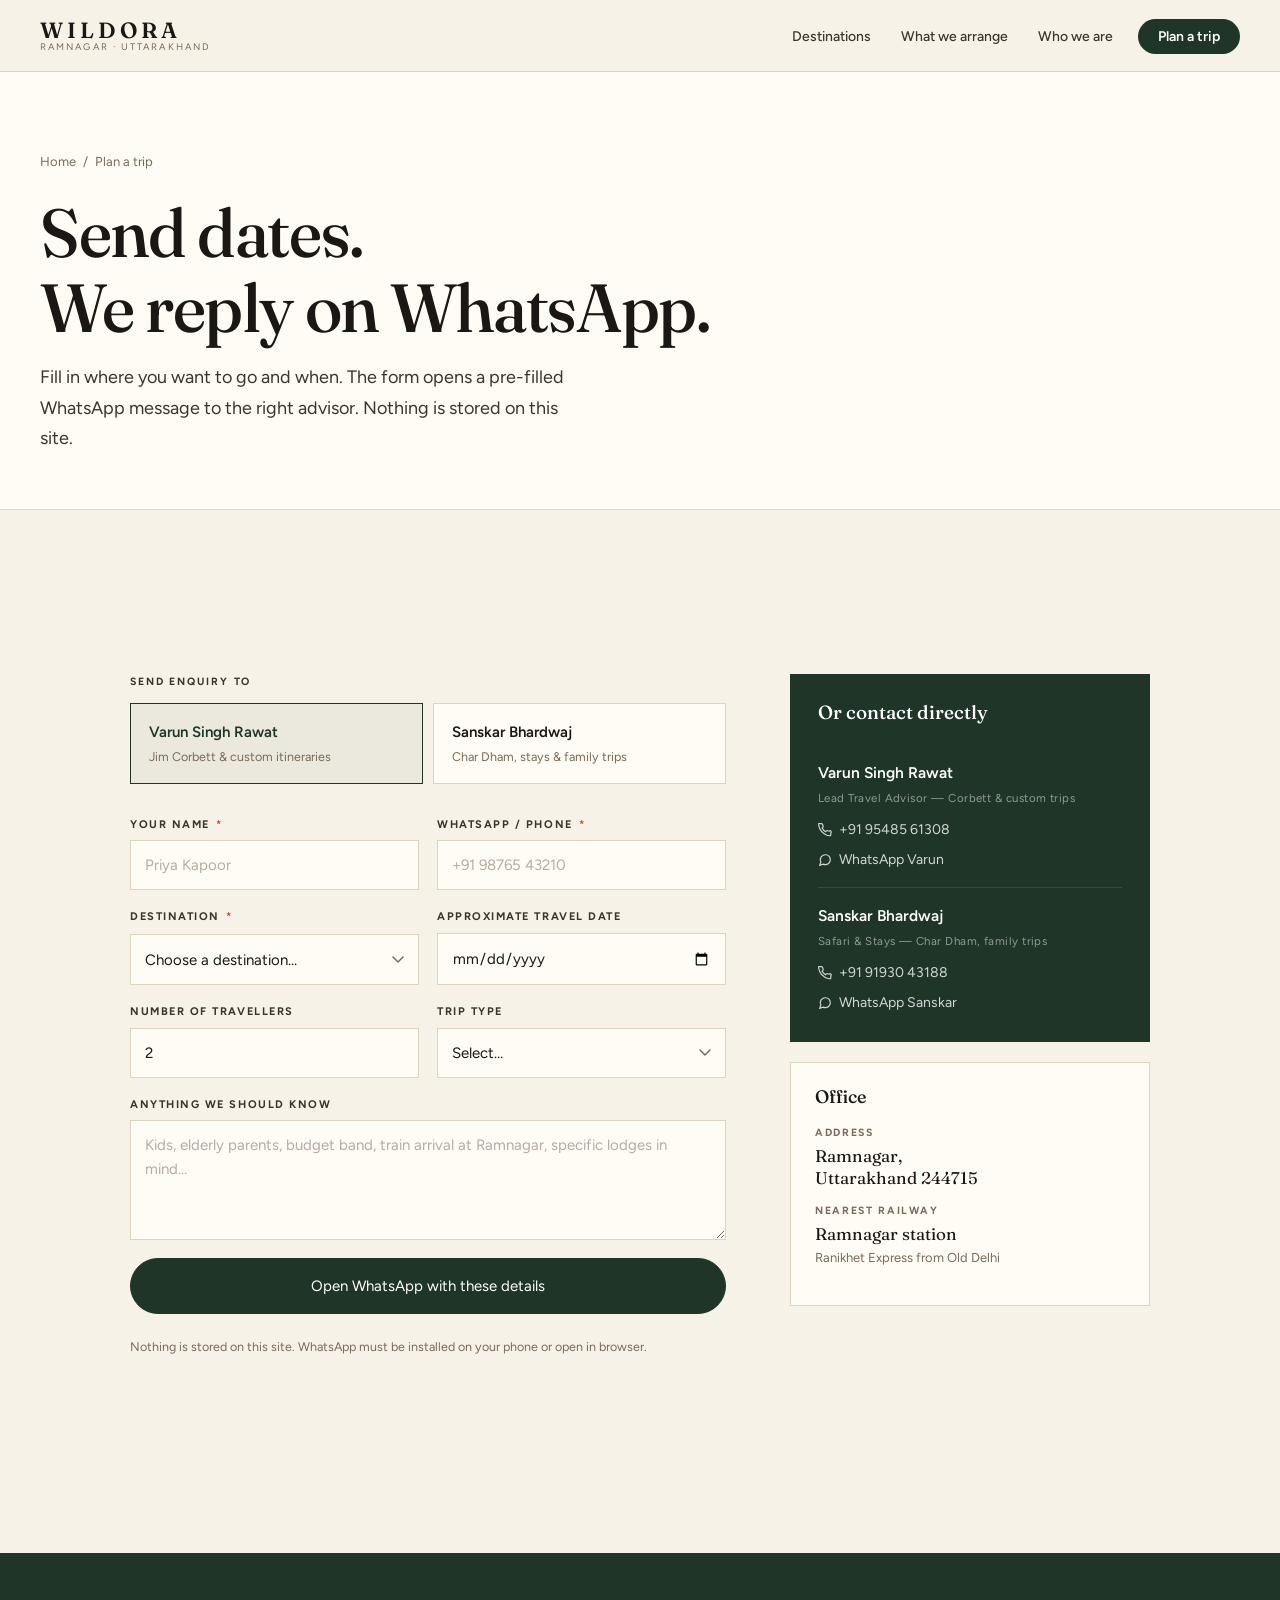
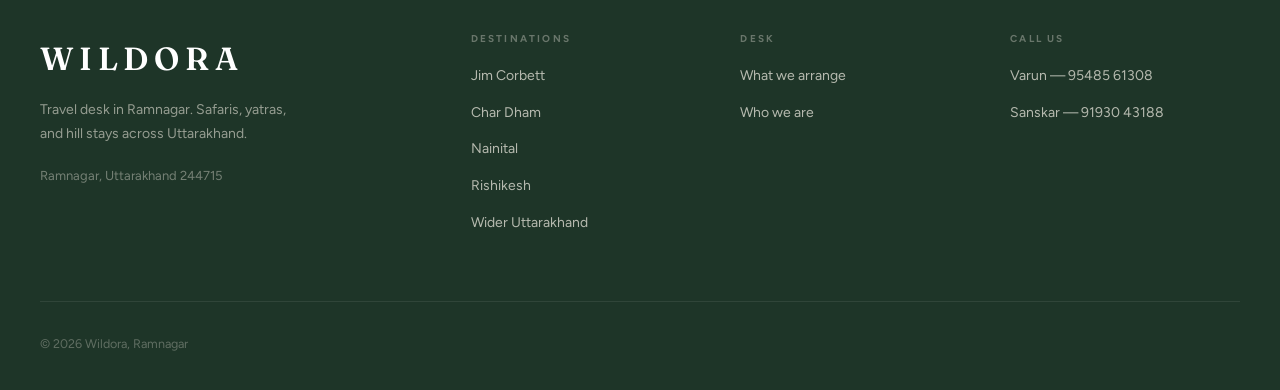
<file: enquire.html>
<!DOCTYPE html>
<html lang="en">
<head>
  <meta charset="UTF-8">
  <meta name="viewport" content="width=device-width, initial-scale=1.0">
  <title>Plan a trip — Wildora</title>
  <meta name="description" content="Send your travel dates to Wildora. We reply on WhatsApp with a plan. Jim Corbett, Char Dham, Nainital, Rishikesh, and wider Uttarakhand.">
  <link rel="preconnect" href="https://fonts.googleapis.com">
  <link rel="preconnect" href="https://fonts.gstatic.com" crossorigin>
  <link href="https://fonts.googleapis.com/css2?family=Figtree:wght@400;500;600;700&family=Fraunces:ital,opsz,wght@0,9..144,400;0,9..144,500;0,9..144,600;1,9..144,400;1,9..144,500&display=swap" rel="stylesheet">
  <link rel="stylesheet" href="css/style.css">
</head>
<body>
  <a class="skip" href="#main">Skip to content</a>
  <header class="nav">
    <div class="nav-inner">
      <a class="brand" href="index.html"><span class="brand-name">WILDORA</span><span class="brand-sub">Ramnagar · Uttarakhand</span></a>
      <button class="menu-btn" type="button" aria-expanded="false" aria-controls="nav-links"><svg width="16" height="12" viewBox="0 0 16 12" fill="none" aria-hidden="true"><rect width="16" height="1.8" rx="1" fill="currentColor"/><rect y="5.1" width="16" height="1.8" rx="1" fill="currentColor"/><rect y="10.2" width="16" height="1.8" rx="1" fill="currentColor"/></svg> Menu</button>
      <ul class="nav-links" id="nav-links">
        <li><a href="destinations.html">Destinations</a></li>
        <li><a href="services.html">What we arrange</a></li>
        <li><a href="about.html">Who we are</a></li>
        <li><a class="nav-cta" href="enquire.html" aria-current="page">Plan a trip</a></li>
      </ul>
    </div>
  </header>

  <main id="main">
    <div class="page-hero">
      <div class="page-hero-inner">
        <nav class="crumbs"><a href="index.html">Home</a> <span>/</span> <span>Plan a trip</span></nav>
        <h1>Send dates.<br>We reply on WhatsApp.</h1>
        <p class="lede">Fill in where you want to go and when. The form opens a pre-filled WhatsApp message to the right advisor. Nothing is stored on this site.</p>
      </div>
    </div>

    <section class="section">
      <div class="enquiry-layout">

        <div>
          <span class="form-section-label">Send enquiry to</span>
          <div class="advisor-toggle" role="radiogroup" aria-label="Choose advisor">
            <div class="adv-radio">
              <input type="radio" id="adv-varun" name="advisor" value="varun" checked>
              <label class="adv-label" for="adv-varun">
                <span class="adv-name">Varun Singh Rawat</span>
                <span class="adv-role">Jim Corbett &amp; custom itineraries</span>
              </label>
            </div>
            <div class="adv-radio">
              <input type="radio" id="adv-sanskar" name="advisor" value="sanskar">
              <label class="adv-label" for="adv-sanskar">
                <span class="adv-name">Sanskar Bhardwaj</span>
                <span class="adv-role">Char Dham, stays &amp; family trips</span>
              </label>
            </div>
          </div>

          <form id="enquiry-form" novalidate>
            <div class="form-row2">
              <div class="field">
                <label for="f-name">Your name <span class="req" aria-label="required">*</span></label>
                <input id="f-name" name="name" type="text" required autocomplete="name" placeholder="Priya Kapoor">
              </div>
              <div class="field">
                <label for="f-phone">WhatsApp / phone <span class="req" aria-label="required">*</span></label>
                <input id="f-phone" name="phone" type="tel" required autocomplete="tel" placeholder="+91 98765 43210">
              </div>
            </div>
            <div class="form-row2">
              <div class="field">
                <label for="f-dest">Destination <span class="req" aria-label="required">*</span></label>
                <select id="f-dest" name="destination" required>
                  <option value="">Choose a destination…</option>
                  <option value="Jim Corbett">Jim Corbett</option>
                  <option value="Char Dham">Char Dham</option>
                  <option value="Nainital">Nainital</option>
                  <option value="Rishikesh">Rishikesh</option>
                  <option value="Wider Uttarakhand (mixed circuit)">Wider Uttarakhand</option>
                  <option value="Custom / not sure yet">Custom / not sure yet</option>
                </select>
              </div>
              <div class="field">
                <label for="f-date">Approximate travel date</label>
                <input id="f-date" name="date" type="date">
              </div>
            </div>
            <div class="form-row2">
              <div class="field">
                <label for="f-people">Number of travellers</label>
                <input id="f-people" name="travellers" type="number" min="1" max="50" value="2">
              </div>
              <div class="field">
                <label for="f-type">Trip type</label>
                <select id="f-type" name="triptype">
                  <option value="">Select…</option>
                  <option>Safari</option>
                  <option>Pilgrimage (Char Dham)</option>
                  <option>Family holiday</option>
                  <option>Wildlife photography</option>
                  <option>Trekking</option>
                  <option>Mixed / weekend getaway</option>
                </select>
              </div>
            </div>
            <div class="field">
              <label for="f-notes">Anything we should know</label>
              <textarea id="f-notes" name="notes" placeholder="Kids, elderly parents, budget band, train arrival at Ramnagar, specific lodges in mind…"></textarea>
            </div>
            <button class="btn pine" type="submit" style="width:100%;justify-content:center;padding:15px 24px;font-size:15px;">Open WhatsApp with these details</button>
            <p class="form-note">Nothing is stored on this site. WhatsApp must be installed on your phone or open in browser.</p>
          </form>
        </div>

        <aside>
          <div class="direct-box">
            <h3>Or contact directly</h3>
            <div class="direct-person">
              <div class="direct-person-name">Varun Singh Rawat</div>
              <div class="direct-person-role">Lead Travel Advisor — Corbett &amp; custom trips</div>
              <div class="direct-links">
                <a class="direct-link" href="tel:+919548561308">
                  <svg width="14" height="14" viewBox="0 0 24 24" fill="none" stroke="currentColor" stroke-width="2" stroke-linecap="round" aria-hidden="true"><path d="M22 16.92v3a2 2 0 01-2.18 2 19.79 19.79 0 01-8.63-3.07A19.5 19.5 0 013.07 9.81 19.79 19.79 0 011 1.18 2 2 0 013 1h3a2 2 0 012 1.72c.127.96.361 1.903.7 2.81a2 2 0 01-.45 2.11L7.09 8.91a16 16 0 006 6l1.27-1.27a2 2 0 012.11-.45c.907.339 1.85.573 2.81.7A2 2 0 0122 16.92z"/></svg>
                  +91 95485 61308
                </a>
                <a class="direct-link" href="https://wa.me/919548561308?text=Hi%20Varun%2C%20I%27d%20like%20to%20plan%20a%20trip%20with%20Wildora.">
                  <svg width="14" height="14" viewBox="0 0 24 24" fill="none" stroke="currentColor" stroke-width="2" stroke-linecap="round" aria-hidden="true"><path d="M21 11.5a8.38 8.38 0 01-.9 3.8 8.5 8.5 0 01-7.6 4.7 8.38 8.38 0 01-3.8-.9L3 21l1.9-5.7a8.38 8.38 0 01-.9-3.8 8.5 8.5 0 014.7-7.6 8.38 8.38 0 013.8-.9h.5a8.48 8.48 0 018 8v.5z"/></svg>
                  WhatsApp Varun
                </a>
              </div>
            </div>
            <div class="direct-person">
              <div class="direct-person-name">Sanskar Bhardwaj</div>
              <div class="direct-person-role">Safari &amp; Stays — Char Dham, family trips</div>
              <div class="direct-links">
                <a class="direct-link" href="tel:+919193043188">
                  <svg width="14" height="14" viewBox="0 0 24 24" fill="none" stroke="currentColor" stroke-width="2" stroke-linecap="round" aria-hidden="true"><path d="M22 16.92v3a2 2 0 01-2.18 2 19.79 19.79 0 01-8.63-3.07A19.5 19.5 0 013.07 9.81 19.79 19.79 0 011 1.18 2 2 0 013 1h3a2 2 0 012 1.72c.127.96.361 1.903.7 2.81a2 2 0 01-.45 2.11L7.09 8.91a16 16 0 006 6l1.27-1.27a2 2 0 012.11-.45c.907.339 1.85.573 2.81.7A2 2 0 0122 16.92z"/></svg>
                  +91 91930 43188
                </a>
                <a class="direct-link" href="https://wa.me/919193043188?text=Hi%20Sanskar%2C%20I%27d%20like%20to%20plan%20a%20trip%20with%20Wildora.">
                  <svg width="14" height="14" viewBox="0 0 24 24" fill="none" stroke="currentColor" stroke-width="2" stroke-linecap="round" aria-hidden="true"><path d="M21 11.5a8.38 8.38 0 01-.9 3.8 8.5 8.5 0 01-7.6 4.7 8.38 8.38 0 01-3.8-.9L3 21l1.9-5.7a8.38 8.38 0 01-.9-3.8 8.5 8.5 0 014.7-7.6 8.38 8.38 0 013.8-.9h.5a8.48 8.48 0 018 8v.5z"/></svg>
                  WhatsApp Sanskar
                </a>
              </div>
            </div>
          </div>

          <div class="office-box">
            <h3>Office</h3>
            <dl>
              <dt>Address</dt>
              <dd>Ramnagar,<br>Uttarakhand 244715</dd>
              <dt>Nearest railway</dt>
              <dd>Ramnagar station<br><small style="font-family:var(--sans);font-size:13px;color:var(--ink-soft);">Ranikhet Express from Old Delhi</small></dd>
            </dl>
          </div>
        </aside>

      </div>
    </section>
  </main>

  <footer class="footer">
    <div class="footer-inner">
      <div class="footer-grid">
        <div class="footer-brand"><span class="footer-wordmark">WILDORA</span><p class="footer-tagline">Travel desk in Ramnagar. Safaris, yatras, and hill stays across Uttarakhand.</p><address class="footer-addr">Ramnagar, Uttarakhand 244715</address></div>
        <div class="footer-col"><h4>Destinations</h4><ul><li><a href="destinations/jim-corbett.html">Jim Corbett</a></li><li><a href="destinations/char-dham.html">Char Dham</a></li><li><a href="destinations/nainital.html">Nainital</a></li><li><a href="destinations/rishikesh.html">Rishikesh</a></li><li><a href="destinations/uttarakhand.html">Wider Uttarakhand</a></li></ul></div>
        <div class="footer-col"><h4>Desk</h4><ul><li><a href="services.html">What we arrange</a></li><li><a href="about.html">Who we are</a></li></ul></div>
        <div class="footer-col"><h4>Call us</h4><ul><li><a href="tel:+919548561308">Varun — 95485 61308</a></li><li><a href="tel:+919193043188">Sanskar — 91930 43188</a></li></ul></div>
      </div>
      <div class="footer-bottom"><span>© 2026 Wildora, Ramnagar</span></div>
    </div>
  </footer>
  <script src="js/main.js"></script>
</body>
</html>
</file>
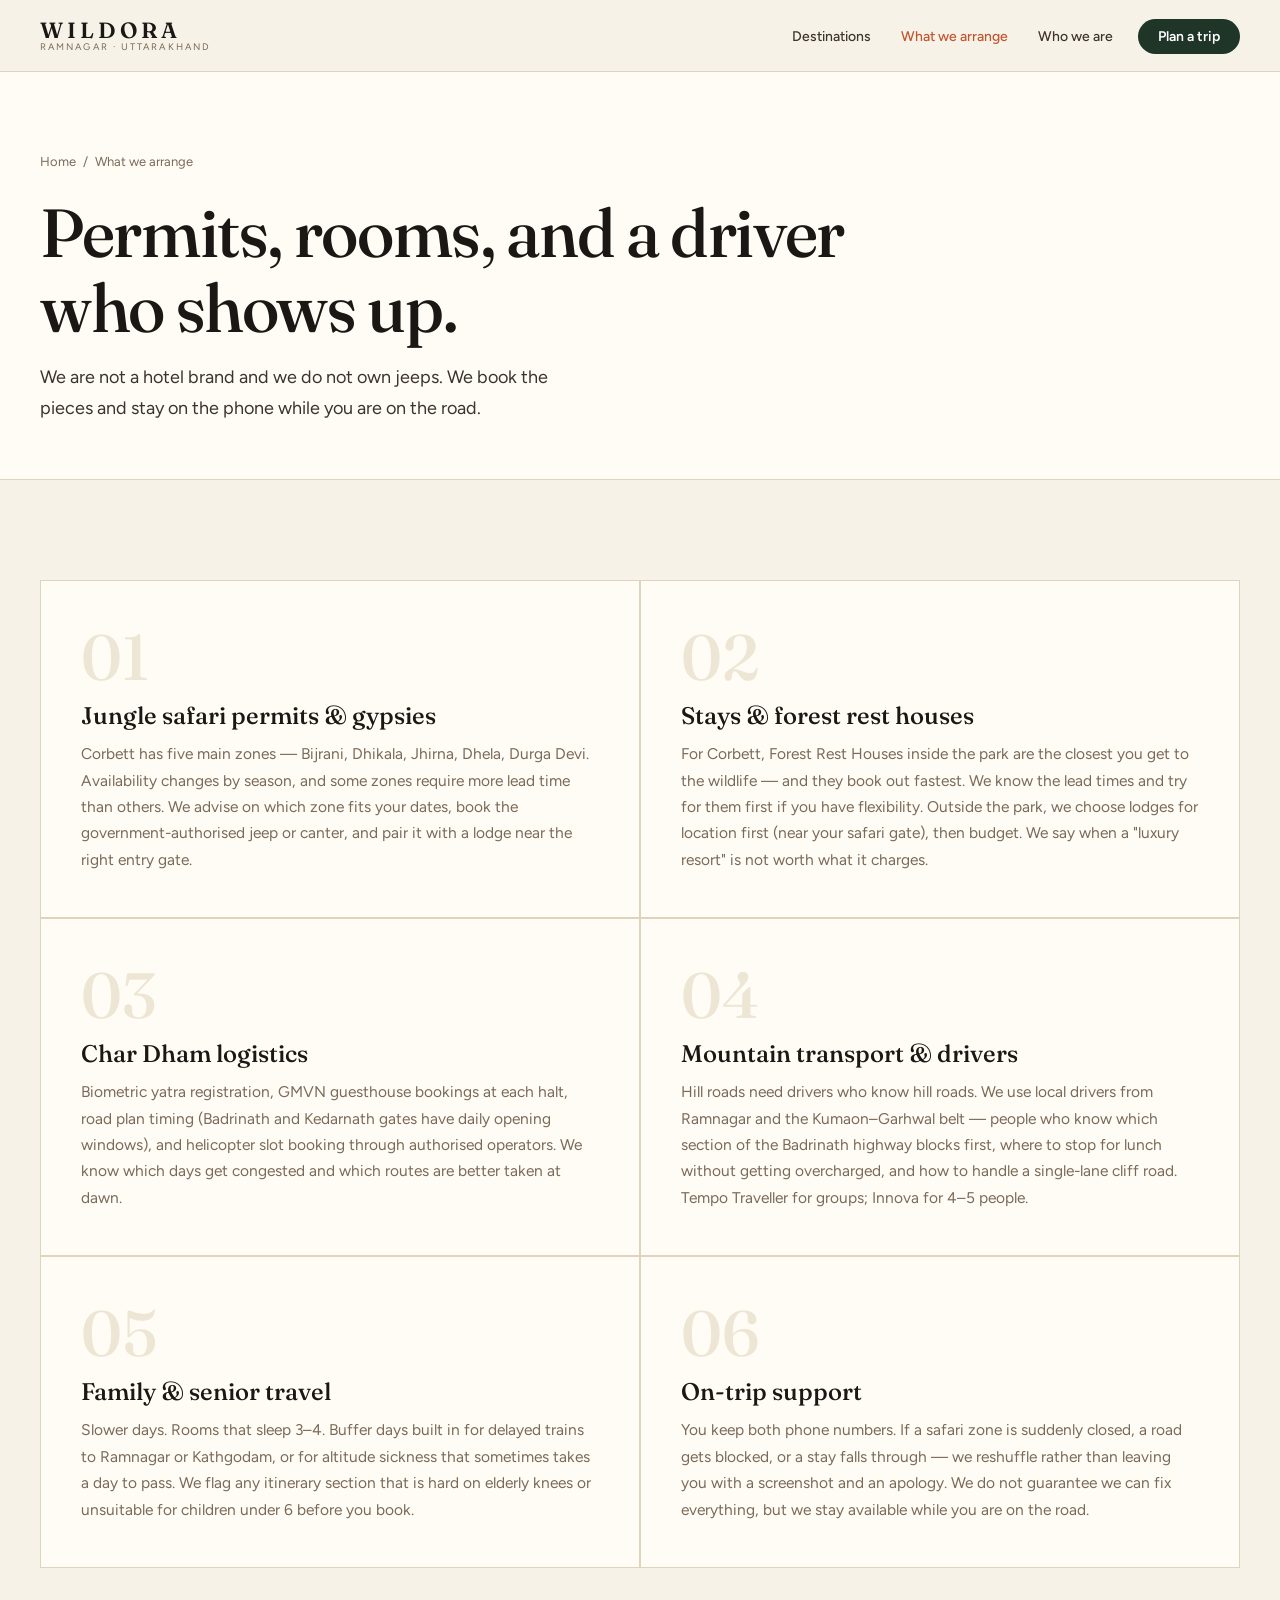
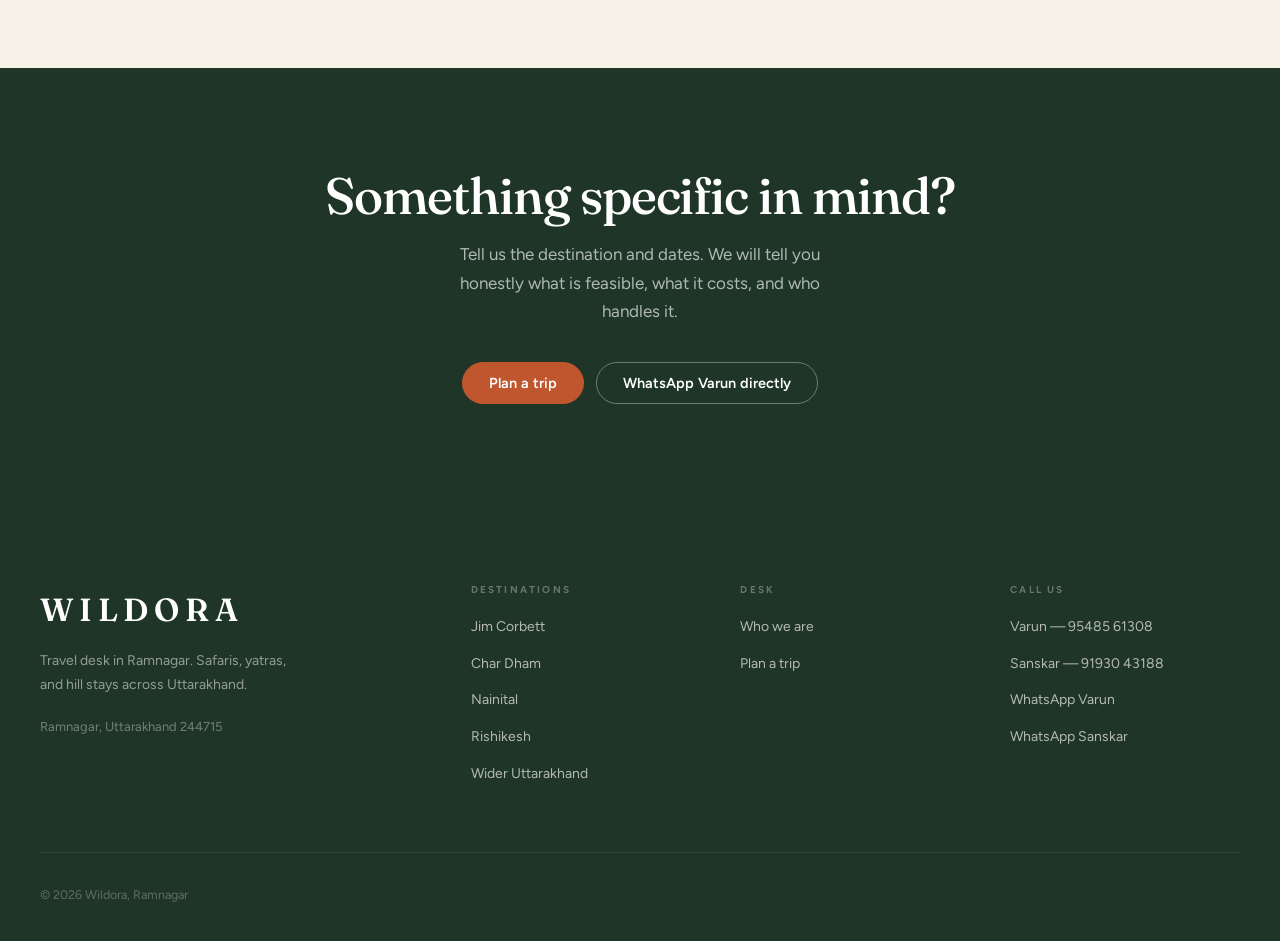
<file: services.html>
<!DOCTYPE html>
<html lang="en">
<head>
  <meta charset="UTF-8">
  <meta name="viewport" content="width=device-width, initial-scale=1.0">
  <title>What we arrange — Wildora</title>
  <meta name="description" content="Wildora arranges jungle safaris, stays, Char Dham logistics, custom road trips, family travel, and on-trip support across Uttarakhand.">
  <link rel="preconnect" href="https://fonts.googleapis.com">
  <link rel="preconnect" href="https://fonts.gstatic.com" crossorigin>
  <link href="https://fonts.googleapis.com/css2?family=Figtree:wght@400;500;600;700&family=Fraunces:ital,opsz,wght@0,9..144,400;0,9..144,500;0,9..144,600;1,9..144,400;1,9..144,500&display=swap" rel="stylesheet">
  <link rel="stylesheet" href="css/style.css">
</head>
<body>
  <a class="skip" href="#main">Skip to content</a>
  <header class="nav">
    <div class="nav-inner">
      <a class="brand" href="index.html"><span class="brand-name">WILDORA</span><span class="brand-sub">Ramnagar · Uttarakhand</span></a>
      <button class="menu-btn" type="button" aria-expanded="false" aria-controls="nav-links"><svg width="16" height="12" viewBox="0 0 16 12" fill="none" aria-hidden="true"><rect width="16" height="1.8" rx="1" fill="currentColor"/><rect y="5.1" width="16" height="1.8" rx="1" fill="currentColor"/><rect y="10.2" width="16" height="1.8" rx="1" fill="currentColor"/></svg> Menu</button>
      <ul class="nav-links" id="nav-links">
        <li><a href="destinations.html">Destinations</a></li>
        <li><a href="services.html" aria-current="page">What we arrange</a></li>
        <li><a href="about.html">Who we are</a></li>
        <li><a class="nav-cta" href="enquire.html">Plan a trip</a></li>
      </ul>
    </div>
  </header>

  <main id="main">
    <div class="page-hero">
      <div class="page-hero-inner">
        <nav class="crumbs"><a href="index.html">Home</a> <span>/</span> <span>What we arrange</span></nav>
        <h1>Permits, rooms, and a driver who shows up.</h1>
        <p class="lede">We are not a hotel brand and we do not own jeeps. We book the pieces and stay on the phone while you are on the road.</p>
      </div>
    </div>

    <section class="section">
      <div class="inner">
        <div class="services-grid">
          <div class="service-block">
            <div class="service-num">01</div>
            <h3>Jungle safari permits &amp; gypsies</h3>
            <p>Corbett has five main zones — Bijrani, Dhikala, Jhirna, Dhela, Durga Devi. Availability changes by season, and some zones require more lead time than others. We advise on which zone fits your dates, book the government-authorised jeep or canter, and pair it with a lodge near the right entry gate.</p>
          </div>
          <div class="service-block">
            <div class="service-num">02</div>
            <h3>Stays &amp; forest rest houses</h3>
            <p>For Corbett, Forest Rest Houses inside the park are the closest you get to the wildlife — and they book out fastest. We know the lead times and try for them first if you have flexibility. Outside the park, we choose lodges for location first (near your safari gate), then budget. We say when a "luxury resort" is not worth what it charges.</p>
          </div>
          <div class="service-block">
            <div class="service-num">03</div>
            <h3>Char Dham logistics</h3>
            <p>Biometric yatra registration, GMVN guesthouse bookings at each halt, road plan timing (Badrinath and Kedarnath gates have daily opening windows), and helicopter slot booking through authorised operators. We know which days get congested and which routes are better taken at dawn.</p>
          </div>
          <div class="service-block">
            <div class="service-num">04</div>
            <h3>Mountain transport &amp; drivers</h3>
            <p>Hill roads need drivers who know hill roads. We use local drivers from Ramnagar and the Kumaon–Garhwal belt — people who know which section of the Badrinath highway blocks first, where to stop for lunch without getting overcharged, and how to handle a single-lane cliff road. Tempo Traveller for groups; Innova for 4–5 people.</p>
          </div>
          <div class="service-block">
            <div class="service-num">05</div>
            <h3>Family &amp; senior travel</h3>
            <p>Slower days. Rooms that sleep 3–4. Buffer days built in for delayed trains to Ramnagar or Kathgodam, or for altitude sickness that sometimes takes a day to pass. We flag any itinerary section that is hard on elderly knees or unsuitable for children under 6 before you book.</p>
          </div>
          <div class="service-block">
            <div class="service-num">06</div>
            <h3>On-trip support</h3>
            <p>You keep both phone numbers. If a safari zone is suddenly closed, a road gets blocked, or a stay falls through — we reshuffle rather than leaving you with a screenshot and an apology. We do not guarantee we can fix everything, but we stay available while you are on the road.</p>
          </div>
        </div>
      </div>
    </section>

    <section class="band">
      <div class="inner">
        <h2>Something specific in mind?</h2>
        <p>Tell us the destination and dates. We will tell you honestly what is feasible, what it costs, and who handles it.</p>
        <div class="band-btns">
          <a class="btn clay" href="enquire.html">Plan a trip</a>
          <a class="btn outline-white" href="https://wa.me/919548561308">WhatsApp Varun directly</a>
        </div>
      </div>
    </section>
  </main>

  <footer class="footer">
    <div class="footer-inner">
      <div class="footer-grid">
        <div class="footer-brand"><span class="footer-wordmark">WILDORA</span><p class="footer-tagline">Travel desk in Ramnagar. Safaris, yatras, and hill stays across Uttarakhand.</p><address class="footer-addr">Ramnagar, Uttarakhand 244715</address></div>
        <div class="footer-col"><h4>Destinations</h4><ul><li><a href="destinations/jim-corbett.html">Jim Corbett</a></li><li><a href="destinations/char-dham.html">Char Dham</a></li><li><a href="destinations/nainital.html">Nainital</a></li><li><a href="destinations/rishikesh.html">Rishikesh</a></li><li><a href="destinations/uttarakhand.html">Wider Uttarakhand</a></li></ul></div>
        <div class="footer-col"><h4>Desk</h4><ul><li><a href="about.html">Who we are</a></li><li><a href="enquire.html">Plan a trip</a></li></ul></div>
        <div class="footer-col"><h4>Call us</h4><ul><li><a href="tel:+919548561308">Varun — 95485 61308</a></li><li><a href="tel:+919193043188">Sanskar — 91930 43188</a></li><li><a href="https://wa.me/919548561308">WhatsApp Varun</a></li><li><a href="https://wa.me/919193043188">WhatsApp Sanskar</a></li></ul></div>
      </div>
      <div class="footer-bottom"><span>© 2026 Wildora, Ramnagar</span></div>
    </div>
  </footer>
  <script src="js/main.js"></script>
</body>
</html>
</file>
<file: css/style.css>
/* =============================================
   WILDORA — Premium Editorial Design System
   ============================================= */

:root {
  --paper:      #F7F2E8;
  --paper-2:    #EDE6D4;
  --ink:        #1A1714;
  --ink-mid:    #3C342C;
  --ink-soft:   #7A6A58;
  --line:       #DDD3BE;
  --clay:       #C0562E;
  --clay-dark:  #9E3F1C;
  --clay-light: #F5E1D8;
  --pine:       #1E3528;
  --pine-mid:   #2A4736;
  --white:      #FFFCF6;
  --serif: "Fraunces", Georgia, "Times New Roman", serif;
  --sans:  "Figtree", "Inter", "Segoe UI", sans-serif;
}

/* ---- Base ---- */
*, *::before, *::after { box-sizing: border-box; margin: 0; padding: 0; }
html { scroll-behavior: smooth; font-size: 16px; }
body {
  background: var(--paper);
  color: var(--ink);
  font-family: var(--sans);
  line-height: 1.6;
  -webkit-font-smoothing: antialiased;
  -moz-osx-font-smoothing: grayscale;
}
img { display: block; max-width: 100%; }
ul { list-style: none; }
a { color: inherit; text-decoration: none; }
a:hover { color: var(--clay); }
h1,h2,h3,h4 { font-family: var(--serif); font-weight: 500; line-height: 1.1; color: var(--ink); }
p { color: var(--ink-soft); line-height: 1.68; }
p + p { margin-top: .9rem; }
address { font-style: normal; }

/* ---- Skip link ---- */
.skip { position:absolute; left:-9999px; top:8px; background:var(--pine); color:#fff; padding:8px 16px; font-size:14px; z-index:200; }
.skip:focus { left:16px; }

/* =========================================
   NAV
   ========================================= */
.nav {
  position: sticky;
  top: 0;
  z-index: 100;
  height: 72px;
  background: rgba(247,242,232,0.96);
  backdrop-filter: blur(16px);
  -webkit-backdrop-filter: blur(16px);
  border-bottom: 1px solid var(--line);
  display: flex;
  align-items: center;
}
.nav-inner {
  width: 100%;
  max-width: 1280px;
  margin: 0 auto;
  padding: 0 40px;
  display: flex;
  align-items: center;
  justify-content: space-between;
  gap: 24px;
}
.brand { display: flex; flex-direction: column; gap: 1px; text-decoration: none; }
.brand-name {
  font-family: var(--serif);
  font-size: 22px;
  font-weight: 600;
  letter-spacing: .18em;
  color: var(--ink);
  line-height: 1;
}
.brand-sub {
  font-size: 9.5px;
  letter-spacing: .22em;
  text-transform: uppercase;
  color: var(--ink-soft);
  line-height: 1;
}
.nav-links {
  display: flex;
  align-items: center;
  gap: 4px;
}
.nav-links a {
  font-size: 14px;
  font-weight: 500;
  color: var(--ink-mid);
  padding: 7px 13px;
  border-radius: 4px;
  transition: color .14s, background .14s;
}
.nav-links a:hover { color: var(--clay); background: var(--clay-light); }
.nav-links a[aria-current="page"] { color: var(--clay); }
.nav-cta {
  margin-left: 8px;
  background: var(--pine) !important;
  color: #fff !important;
  padding: 9px 20px !important;
  border-radius: 999px !important;
  font-size: 14px !important;
  font-weight: 600 !important;
}
.nav-cta:hover { background: var(--clay) !important; color: #fff !important; }
.menu-btn {
  display: none;
  background: none;
  border: 1.5px solid var(--line);
  border-radius: 6px;
  padding: 9px 13px;
  cursor: pointer;
  font: inherit;
  font-size: 13px;
  font-weight: 600;
  color: var(--ink-mid);
  gap: 8px;
  align-items: center;
}

/* =========================================
   HOMEPAGE HERO — Cinematic split
   ========================================= */
.hero {
  display: grid;
  grid-template-columns: 48% 52%;
  min-height: calc(100vh - 72px);
  max-height: 920px;
  overflow: hidden;
}
.hero-copy {
  display: flex;
  flex-direction: column;
  justify-content: center;
  padding: 80px 64px 80px 40px;
  max-width: 680px;
}
.kicker {
  font-family: var(--sans);
  font-size: 11px;
  font-weight: 700;
  letter-spacing: .24em;
  text-transform: uppercase;
  color: var(--clay);
  margin-bottom: 22px;
  display: block;
}
.hero h1 {
  font-size: clamp(44px, 5.5vw, 82px);
  line-height: 1.03;
  letter-spacing: -.02em;
  margin-bottom: 24px;
}
.hero h1 em { font-style: italic; color: var(--clay); }
.hero-lede {
  font-size: 17.5px;
  color: var(--ink-mid);
  line-height: 1.65;
  max-width: 36rem;
  margin-bottom: 36px;
}
.hero-actions {
  display: flex;
  gap: 12px;
  flex-wrap: wrap;
  margin-bottom: 48px;
}
.hero-meta {
  display: flex;
  gap: 36px;
  padding-top: 28px;
  border-top: 1px solid var(--line);
}
.hero-meta-item strong {
  display: block;
  font-family: var(--sans);
  font-size: 10.5px;
  letter-spacing: .18em;
  text-transform: uppercase;
  color: var(--ink-soft);
  font-weight: 700;
  margin-bottom: 4px;
}
.hero-meta-item span {
  font-family: var(--serif);
  font-size: 17px;
  color: var(--ink);
}
.hero-visual {
  position: relative;
  overflow: hidden;
}
.hero-visual img {
  position: absolute;
  inset: 0;
  width: 100%;
  height: 100%;
  object-fit: cover;
  transition: transform 7s ease;
}
.hero:hover .hero-visual img { transform: scale(1.04); }
.hero-caption {
  position: absolute;
  bottom: 18px;
  left: 18px;
  font-size: 11px;
  color: rgba(255,255,255,.6);
  font-style: italic;
  z-index: 2;
}

/* =========================================
   BUTTONS
   ========================================= */
.btn {
  display: inline-flex;
  align-items: center;
  justify-content: center;
  gap: 6px;
  font-family: var(--sans);
  font-size: 14.5px;
  font-weight: 600;
  padding: 13px 26px;
  border-radius: 999px;
  border: 1.5px solid var(--ink);
  background: var(--ink);
  color: var(--paper);
  text-decoration: none;
  transition: background .16s, border-color .16s, color .16s, transform .12s;
  cursor: pointer;
  white-space: nowrap;
  line-height: 1;
}
.btn:hover { background: var(--clay); border-color: var(--clay); color: #fff; transform: translateY(-1px); }
.btn.ghost { background: transparent; color: var(--ink); }
.btn.ghost:hover { background: var(--ink); color: var(--paper); }
.btn.clay  { background: var(--clay); border-color: var(--clay); color: #fff; }
.btn.clay:hover { background: var(--clay-dark); border-color: var(--clay-dark); }
.btn.pine  { background: var(--pine); border-color: var(--pine); color: #fff; }
.btn.pine:hover { background: var(--clay); border-color: var(--clay); }
.btn.outline-white { background: transparent; border-color: rgba(255,255,255,.35); color: #fff; }
.btn.outline-white:hover { background: rgba(255,255,255,.1); }
button.btn { font: inherit; }

/* =========================================
   SECTIONS
   ========================================= */
.section  { padding: 100px 40px; }
.section.tight { padding-top: 56px; }
.section.snug  { padding: 64px 40px; }
.inner {
  max-width: 1280px;
  margin: 0 auto;
}
.section-hd { margin-bottom: 52px; }
.section-hd h2 {
  font-size: clamp(32px, 4vw, 54px);
  letter-spacing: -.015em;
  margin-bottom: 14px;
}
.section-hd p { font-size: 17px; max-width: 40ch; }
.section-hd-row {
  display: flex;
  align-items: flex-end;
  justify-content: space-between;
  gap: 20px;
  margin-bottom: 48px;
}
.section-hd-row h2 { font-size: clamp(28px,3.5vw,46px); margin:0; }
.section-hd-row a { font-size: 14px; font-weight: 600; color: var(--clay); white-space: nowrap; }

/* =========================================
   SERVICE CARDS — 3 col
   ========================================= */
.cards-3 {
  display: grid;
  grid-template-columns: repeat(3,1fr);
  gap: 20px;
}
.card {
  background: var(--white);
  border: 1px solid var(--line);
  padding: 32px 28px;
  transition: box-shadow .2s, transform .2s;
}
.card:hover { box-shadow: 0 8px 32px rgba(26,23,20,.1); transform: translateY(-3px); }
.card-num {
  font-family: var(--serif);
  font-size: 13px;
  color: var(--clay);
  letter-spacing: .12em;
  margin-bottom: 16px;
  display: block;
}
.card h3 { font-size: 23px; margin-bottom: 10px; }
.card p  { font-size: 15px; }

/* =========================================
   DESTINATION GRID — Homepage
   ========================================= */
.dest-grid {
  display: grid;
  grid-template-columns: 1.6fr 1fr 1fr;
  grid-template-rows: 320px 260px;
  gap: 14px;
}
.dest-card {
  position: relative;
  overflow: hidden;
  display: flex;
  align-items: flex-end;
  text-decoration: none;
  color: #fff;
}
.dest-card:first-child { grid-row: 1 / 3; }
.dest-card img {
  position: absolute;
  inset: 0;
  width: 100%;
  height: 100%;
  object-fit: cover;
  transition: transform .6s cubic-bezier(.25,.46,.45,.94);
}
.dest-card:hover img { transform: scale(1.06); }
.dest-shade {
  position: absolute;
  inset: 0;
  background: linear-gradient(to top, rgba(15,11,8,.85) 0%, rgba(15,11,8,.15) 55%, transparent 100%);
  transition: opacity .3s;
}
.dest-card:hover .dest-shade { opacity: .95; }
.dest-txt {
  position: relative;
  z-index: 2;
  padding: 24px 22px;
  width: 100%;
}
.dest-season {
  display: block;
  font-size: 10.5px;
  letter-spacing: .2em;
  text-transform: uppercase;
  color: rgba(255,255,255,.7);
  margin-bottom: 6px;
}
.dest-txt h3 {
  font-size: 32px;
  color: #fff;
  line-height: 1.08;
  margin-bottom: 6px;
}
.dest-txt p {
  font-size: 13.5px;
  color: rgba(255,255,255,.75);
  margin: 0;
  display: none;
}
.dest-card:first-child .dest-txt h3 { font-size: 44px; }
.dest-card:first-child .dest-txt p { display: block; }
.dest-arrow {
  display: inline-block;
  margin-top: 12px;
  font-size: 12.5px;
  font-weight: 600;
  color: rgba(255,255,255,.6);
  letter-spacing: .06em;
  opacity: 0;
  transform: translateY(6px);
  transition: opacity .25s, transform .25s;
}
.dest-card:hover .dest-arrow { opacity: 1; transform: translateY(0); }

/* =========================================
   ADVISORS SPLIT
   ========================================= */
.advisors-split {
  display: grid;
  grid-template-columns: 1fr 1fr;
  gap: 64px;
  align-items: center;
}
.advisors-visual img {
  width: 100%;
  height: 560px;
  object-fit: cover;
}
.advisors-copy .kicker { margin-bottom: 16px; }
.advisors-copy h2 { font-size: clamp(30px,3.5vw,46px); margin-bottom: 18px; }
.advisors-copy > p { font-size: 16.5px; color: var(--ink-mid); margin-bottom: 28px; }
.people-grid {
  display: grid;
  grid-template-columns: 1fr 1fr;
  gap: 16px;
}
.person-card {
  background: var(--white);
  border: 1px solid var(--line);
  padding: 22px 20px;
}
.person-card h3 { font-size: 20px; margin-bottom: 4px; }
.person-role {
  display: block;
  font-size: 11px;
  letter-spacing: .16em;
  text-transform: uppercase;
  color: var(--clay);
  font-weight: 700;
  margin-bottom: 12px;
}
.person-card p { font-size: 14px; margin-bottom: 12px; }
.person-links { display: flex; flex-direction: column; gap: 5px; }
.person-links a {
  font-size: 13.5px;
  font-weight: 600;
  color: var(--ink-mid);
  text-decoration: none;
  border-bottom: 1px solid var(--line);
  padding-bottom: 2px;
  width: fit-content;
  transition: color .14s, border-color .14s;
}
.person-links a:hover { color: var(--clay); border-color: var(--clay); }

/* =========================================
   FAQ ACCORDION
   ========================================= */
.faq { display: grid; gap: 0; border-top: 1px solid var(--line); }
.faq-item { border-bottom: 1px solid var(--line); }
.faq-btn {
  width: 100%;
  background: none;
  border: none;
  padding: 22px 4px;
  display: flex;
  align-items: center;
  justify-content: space-between;
  gap: 16px;
  cursor: pointer;
  font: inherit;
  font-family: var(--serif);
  font-size: 19px;
  font-weight: 500;
  color: var(--ink);
  text-align: left;
  transition: color .14s;
}
.faq-btn:hover { color: var(--clay); }
.faq-icon {
  flex-shrink: 0;
  width: 30px;
  height: 30px;
  border-radius: 50%;
  border: 1.5px solid var(--line);
  display: flex;
  align-items: center;
  justify-content: center;
  font-size: 18px;
  font-family: var(--sans);
  color: var(--ink-soft);
  transition: transform .28s, background .2s, border-color .2s, color .2s;
}
.faq-item.open .faq-icon {
  transform: rotate(45deg);
  background: var(--clay);
  border-color: var(--clay);
  color: #fff;
}
.faq-body {
  max-height: 0;
  overflow: hidden;
  transition: max-height .38s cubic-bezier(.4,0,.2,1);
}
.faq-item.open .faq-body { max-height: 400px; }
.faq-body-inner {
  padding: 0 40px 24px 4px;
  font-size: 15.5px;
  color: var(--ink-soft);
  line-height: 1.7;
}

/* =========================================
   CTA BAND
   ========================================= */
.band {
  background: var(--pine);
  padding: 100px 40px;
  text-align: center;
}
.band h2 { font-size: clamp(30px,4vw,52px); color: #fff; margin-bottom: 16px; letter-spacing: -.02em; }
.band p { font-size: 17px; color: rgba(255,255,255,.65); max-width: 36ch; margin: 0 auto 36px; }
.band-btns { display: flex; gap: 12px; justify-content: center; flex-wrap: wrap; }

/* =========================================
   PAGE HERO — Inner pages
   ========================================= */
.page-banner {
  position: relative;
  height: 480px;
  overflow: hidden;
}
.page-banner img {
  width: 100%;
  height: 100%;
  object-fit: cover;
}
.page-banner-overlay {
  position: absolute;
  inset: 0;
  background: linear-gradient(to right, rgba(15,11,8,.78) 0%, rgba(15,11,8,.38) 60%, rgba(15,11,8,.1) 100%);
}
.page-banner-copy {
  position: absolute;
  inset: 0;
  display: flex;
  flex-direction: column;
  justify-content: flex-end;
  padding: 0 64px 56px;
  max-width: 900px;
}
.page-banner-copy .kicker { color: rgba(255,255,255,.65); margin-bottom: 12px; }
.page-banner-copy h1 {
  font-size: clamp(40px,6vw,80px);
  color: #fff;
  margin-bottom: 14px;
  line-height: 1.02;
  letter-spacing: -.025em;
}
.page-banner-copy p { font-size: 17px; color: rgba(255,255,255,.75); max-width: 44ch; }
.breadcrumbs {
  position: absolute;
  top: 28px;
  left: 64px;
  font-size: 12.5px;
  color: rgba(255,255,255,.5);
  display: flex;
  align-items: center;
  gap: 6px;
}
.breadcrumbs a { color: rgba(255,255,255,.5); transition: color .14s; }
.breadcrumbs a:hover { color: rgba(255,255,255,.85); }
.breadcrumbs span { opacity: .4; }

/* Page hero for non-photo pages (about, services, enquire) */
.page-hero {
  background: var(--white);
  border-bottom: 1px solid var(--line);
  padding: 80px 40px 56px;
}
.page-hero-inner { max-width: 1280px; margin: 0 auto; }
.page-hero .crumbs {
  font-size: 13px;
  color: var(--ink-soft);
  margin-bottom: 22px;
  display: flex;
  align-items: center;
  gap: 7px;
}
.page-hero .crumbs a { color: var(--ink-soft); transition: color .14s; }
.page-hero .crumbs a:hover { color: var(--clay); }
.page-hero h1 {
  font-size: clamp(36px,5.5vw,68px);
  letter-spacing: -.02em;
  margin-bottom: 18px;
  max-width: 20ch;
}
.page-hero .lede { font-size: 18px; color: var(--ink-mid); max-width: 44ch; }

/* =========================================
   DESTINATION INDEX PAGE — Cards
   ========================================= */
.dest-index-grid {
  display: grid;
  grid-template-columns: repeat(3,1fr);
  gap: 24px;
}
.dest-index-card {
  background: var(--white);
  border: 1px solid var(--line);
  text-decoration: none;
  color: inherit;
  display: flex;
  flex-direction: column;
  overflow: hidden;
  transition: box-shadow .22s, transform .22s;
}
.dest-index-card:hover { box-shadow: 0 12px 40px rgba(26,23,20,.12); transform: translateY(-4px); }
.dest-index-card-img {
  height: 220px;
  overflow: hidden;
}
.dest-index-card-img img {
  width: 100%;
  height: 100%;
  object-fit: cover;
  transition: transform .55s ease;
}
.dest-index-card:hover .dest-index-card-img img { transform: scale(1.06); }
.dest-index-card-body {
  padding: 24px 24px 28px;
  display: flex;
  flex-direction: column;
  flex: 1;
}
.dest-meta-tag {
  font-size: 10.5px;
  letter-spacing: .18em;
  text-transform: uppercase;
  font-weight: 700;
  color: var(--clay);
  margin-bottom: 10px;
  display: block;
}
.dest-index-card h3 { font-size: 26px; margin-bottom: 10px; }
.dest-index-card p  { font-size: 14.5px; flex: 1; margin-bottom: 18px; }
.dest-cta-link {
  font-size: 13.5px;
  font-weight: 700;
  color: var(--clay);
  letter-spacing: .04em;
}

/* =========================================
   DESTINATION PAGE LAYOUT
   ========================================= */
.dest-layout {
  display: grid;
  grid-template-columns: 1fr 340px;
  gap: 48px;
  max-width: 1280px;
  margin: 0 auto;
  padding: 64px 40px 96px;
}
.dest-body h2 {
  font-size: clamp(26px,3vw,38px);
  margin-bottom: 14px;
  margin-top: 44px;
  letter-spacing: -.015em;
}
.dest-body h2:first-child { margin-top: 0; }
.dest-body p { font-size: 16px; }

.gallery {
  display: grid;
  grid-template-columns: 1fr 1fr;
  gap: 10px;
  margin-bottom: 44px;
}
.gallery img { height: 230px; width: 100%; object-fit: cover; }
.gallery img:first-child { grid-column: 1 / -1; height: 400px; }

.zone-list { display: grid; gap: 12px; margin: 20px 0; }
.zone-block {
  background: var(--white);
  border: 1px solid var(--line);
  padding: 20px 22px;
}
.zone-block h4 {
  font-size: 17px;
  margin-bottom: 6px;
  letter-spacing: -.01em;
}
.zone-block p { font-size: 14.5px; }

.note-box {
  background: var(--clay-light);
  border-left: 3px solid var(--clay);
  padding: 16px 20px;
  font-size: 14.5px;
  color: var(--ink-mid);
  margin: 24px 0;
  line-height: 1.65;
}

.chips { display: flex; flex-wrap: wrap; gap: 8px; margin: 20px 0 28px; }
.chip {
  background: var(--paper-2);
  border: 1px solid var(--line);
  padding: 7px 14px;
  font-size: 13px;
  color: var(--ink-mid);
  border-radius: 999px;
}

/* Sticky fact box */
.fact-box {
  background: var(--white);
  border: 1px solid var(--line);
  padding: 28px 24px;
  position: sticky;
  top: 88px;
  height: fit-content;
}
.fact-box h3 { font-size: 20px; margin-bottom: 22px; }
.fact-box dl {}
.fact-box dt {
  font-family: var(--sans);
  font-size: 10.5px;
  letter-spacing: .16em;
  text-transform: uppercase;
  color: var(--ink-soft);
  font-weight: 700;
}
.fact-box dd {
  font-family: var(--serif);
  font-size: 21px;
  color: var(--ink);
  margin: 3px 0 16px;
  line-height: 1.2;
}
.fact-box .btn { width: 100%; justify-content: center; margin-bottom: 10px; font-size: 14px; padding: 12px 18px; }
.fact-advisor {
  font-size: 13px;
  color: var(--ink-soft);
  border-top: 1px solid var(--line);
  margin-top: 18px;
  padding-top: 16px;
  line-height: 1.6;
}
.fact-advisor a { font-weight: 600; color: var(--ink-mid); }
.fact-advisor a:hover { color: var(--clay); }

/* =========================================
   SERVICES PAGE
   ========================================= */
.services-grid {
  display: grid;
  grid-template-columns: 1fr 1fr;
  gap: 2px;
  background: var(--line);
  border: 1px solid var(--line);
}
.service-block {
  background: var(--white);
  padding: 44px 40px;
}
.service-num {
  font-family: var(--serif);
  font-size: 64px;
  color: var(--paper-2);
  line-height: 1;
  margin-bottom: 14px;
  font-weight: 500;
}
.service-block h3 { font-size: 24px; margin-bottom: 12px; }
.service-block p { font-size: 15.5px; line-height: 1.7; }

/* =========================================
   ABOUT PAGE
   ========================================= */
.about-layout {
  display: grid;
  grid-template-columns: 1fr 420px;
  gap: 72px;
  align-items: start;
}
.about-visual img {
  width: 100%;
  height: 580px;
  object-fit: cover;
  position: sticky;
  top: 88px;
}
.about-body > p { font-size: 17px; color: var(--ink-mid); margin-bottom: 16px; }
.contact-block {
  background: var(--pine);
  padding: 32px;
  margin-top: 36px;
}
.contact-block h3 { color: #fff; font-size: 20px; margin-bottom: 22px; }
.contact-row {
  display: flex;
  gap: 16px;
  padding: 14px 0;
  border-bottom: 1px solid rgba(255,255,255,.1);
}
.contact-row:last-child { border-bottom: none; padding-bottom: 0; }
.contact-label {
  font-size: 10.5px;
  letter-spacing: .16em;
  text-transform: uppercase;
  color: rgba(255,255,255,.4);
  font-weight: 700;
  min-width: 72px;
  padding-top: 2px;
}
.contact-val { font-size: 14.5px; color: rgba(255,255,255,.85); line-height: 1.65; }
.contact-val a { color: rgba(255,255,255,.85); display: block; transition: color .14s; }
.contact-val a:hover { color: #fff; }

/* =========================================
   ENQUIRY PAGE
   ========================================= */
.enquiry-layout {
  display: grid;
  grid-template-columns: 1fr 360px;
  gap: 64px;
  max-width: 1100px;
  margin: 0 auto;
  padding: 64px 40px 96px;
}
.form-section-label {
  font-size: 10.5px;
  letter-spacing: .18em;
  text-transform: uppercase;
  font-weight: 700;
  color: var(--ink-mid);
  margin-bottom: 12px;
  display: block;
}
.advisor-toggle {
  display: grid;
  grid-template-columns: 1fr 1fr;
  gap: 10px;
  margin-bottom: 32px;
}
.adv-radio { position: relative; }
.adv-radio input { position: absolute; opacity: 0; width: 0; height: 0; }
.adv-label {
  display: block;
  border: 1.5px solid var(--line);
  background: var(--white);
  padding: 16px 18px;
  cursor: pointer;
  transition: border-color .15s, background .15s;
}
.adv-name { font-size: 15px; font-weight: 600; color: var(--ink); display: block; margin-bottom: 3px; }
.adv-role { font-size: 12.5px; color: var(--ink-soft); display: block; }
.adv-radio input:checked + .adv-label {
  border-color: var(--pine);
  background: rgba(30,53,40,.05);
}
.adv-radio input:checked + .adv-label .adv-name { color: var(--pine); }
form { display: grid; gap: 18px; }
.form-row2 { display: grid; grid-template-columns: 1fr 1fr; gap: 18px; }
.field { display: grid; gap: 7px; }
.field label {
  font-size: 11px;
  letter-spacing: .14em;
  text-transform: uppercase;
  font-weight: 700;
  color: var(--ink-mid);
}
.req { color: var(--clay); margin-left: 2px; }
input, select, textarea {
  font: inherit;
  font-size: 15px;
  padding: 12px 14px;
  border: 1.5px solid var(--line);
  background: var(--white);
  color: var(--ink);
  width: 100%;
  transition: border-color .15s;
  border-radius: 0;
  appearance: none;
  -webkit-appearance: none;
}
select { background-image: url("data:image/svg+xml,%3Csvg xmlns='http://www.w3.org/2000/svg' width='12' height='8' viewBox='0 0 12 8'%3E%3Cpath d='M1 1l5 5 5-5' stroke='%237A6A58' stroke-width='1.5' fill='none' stroke-linecap='round'/%3E%3C/svg%3E"); background-repeat: no-repeat; background-position: right 14px center; padding-right: 36px; }
input:focus, select:focus, textarea:focus { outline: none; border-color: var(--pine); }
input::placeholder, textarea::placeholder { color: var(--ink-soft); opacity: .55; }
textarea { min-height: 120px; resize: vertical; }
.form-note { font-size: 12.5px; color: var(--ink-soft); margin-top: 4px; }

/* Enquiry aside */
.direct-box {
  background: var(--pine);
  padding: 28px;
  margin-bottom: 20px;
}
.direct-box h3 { color: #fff; font-size: 19px; margin-bottom: 22px; }
.direct-person { padding: 16px 0; border-bottom: 1px solid rgba(255,255,255,.1); }
.direct-person:last-child { border-bottom: none; padding-bottom: 0; }
.direct-person-name { font-size: 15.5px; font-weight: 600; color: #fff; margin-bottom: 3px; }
.direct-person-role { font-size: 11.5px; color: rgba(255,255,255,.5); margin-bottom: 12px; letter-spacing: .04em; }
.direct-links { display: flex; flex-direction: column; gap: 7px; }
.direct-link { font-size: 14px; color: rgba(255,255,255,.8); display: flex; align-items: center; gap: 7px; transition: color .14s; }
.direct-link:hover { color: #fff; }
.office-box {
  background: var(--white);
  border: 1px solid var(--line);
  padding: 24px;
}
.office-box h3 { font-size: 18px; margin-bottom: 18px; }
.office-box dl {}
.office-box dt { font-size: 10.5px; letter-spacing: .16em; text-transform: uppercase; color: var(--ink-soft); font-weight: 700; }
.office-box dd { font-family: var(--serif); font-size: 17px; margin: 3px 0 14px; line-height: 1.3; }

/* =========================================
   FOOTER
   ========================================= */
.footer {
  background: var(--pine);
  color: rgba(247,242,232,.8);
  padding: 80px 40px 36px;
}
.footer-inner { max-width: 1280px; margin: 0 auto; }
.footer-grid {
  display: grid;
  grid-template-columns: 1.7fr 1fr 1fr 1fr;
  gap: 40px;
  padding-bottom: 56px;
  border-bottom: 1px solid rgba(255,255,255,.08);
  margin-bottom: 32px;
}
.footer-brand {}
.footer-wordmark {
  font-family: var(--serif);
  font-size: 32px;
  font-weight: 600;
  letter-spacing: .18em;
  color: #fff;
  display: block;
  margin-bottom: 14px;
}
.footer-tagline {
  font-size: 14px;
  color: rgba(247,242,232,.55);
  line-height: 1.65;
  margin-bottom: 20px;
  max-width: 28ch;
}
.footer-addr { font-size: 13px; color: rgba(247,242,232,.4); line-height: 1.7; }
.footer-col h4 {
  font-family: var(--sans);
  font-size: 10px;
  letter-spacing: .22em;
  text-transform: uppercase;
  font-weight: 700;
  color: rgba(247,242,232,.35);
  margin-bottom: 18px;
}
.footer-col li { margin-bottom: 11px; }
.footer-col a { font-size: 14px; color: rgba(247,242,232,.7); transition: color .14s; }
.footer-col a:hover { color: #fff; }
.footer-bottom {
  display: flex;
  justify-content: space-between;
  align-items: center;
  gap: 12px;
  flex-wrap: wrap;
  font-size: 12.5px;
  color: rgba(247,242,232,.3);
}

/* =========================================
   RESPONSIVE
   ========================================= */
@media (max-width: 1080px) {
  .dest-layout, .enquiry-layout { grid-template-columns: 1fr; }
  .fact-box { position: static; }
  .about-layout { grid-template-columns: 1fr; }
  .about-visual { display: none; }
  .advisors-split { grid-template-columns: 1fr; }
  .advisors-visual { display: none; }
}

@media (max-width: 900px) {
  .section, .page-hero, .footer, .band { padding-left: 24px; padding-right: 24px; }
  .hero { grid-template-columns: 1fr; max-height: none; min-height: auto; }
  .hero-copy { padding: 56px 24px; }
  .hero-visual { height: 340px; position: relative; }
  .hero-visual img { position: relative; width: 100%; height: 340px; }
  .cards-3 { grid-template-columns: 1fr; }
  .dest-grid { grid-template-columns: 1fr; grid-template-rows: none; }
  .dest-card:first-child { grid-row: auto; }
  .dest-card { height: 260px; }
  .dest-index-grid { grid-template-columns: 1fr 1fr; }
  .services-grid { grid-template-columns: 1fr; }
  .footer-grid { grid-template-columns: 1fr 1fr; }
  .people-grid { grid-template-columns: 1fr; }
  .dest-layout, .enquiry-layout { padding: 40px 24px 64px; }
  .page-banner { height: 360px; }
  .page-banner-copy { padding: 0 28px 40px; }
  .breadcrumbs { left: 28px; }
}

@media (max-width: 640px) {
  .nav-inner { padding: 0 20px; }
  .nav-links { display: none; }
  .menu-btn { display: flex; }
  .nav-links.open {
    display: flex;
    flex-direction: column;
    position: absolute;
    top: 72px;
    left: 0;
    right: 0;
    background: var(--paper);
    border-bottom: 1px solid var(--line);
    padding: 14px 20px 20px;
    gap: 4px;
    z-index: 99;
    box-shadow: 0 12px 32px rgba(26,23,20,.12);
  }
  .nav-links.open a { padding: 10px 12px; display: block; border-radius: 4px; }
  .nav-cta { justify-content: center; }
  .dest-index-grid { grid-template-columns: 1fr; }
  .footer-grid { grid-template-columns: 1fr; }
  .hero-meta { flex-direction: column; gap: 16px; }
  .form-row2 { grid-template-columns: 1fr; }
  .advisor-toggle { grid-template-columns: 1fr; }
  .footer-bottom { flex-direction: column; align-items: flex-start; }
  .band-btns { flex-direction: column; align-items: center; }
}
</file>
